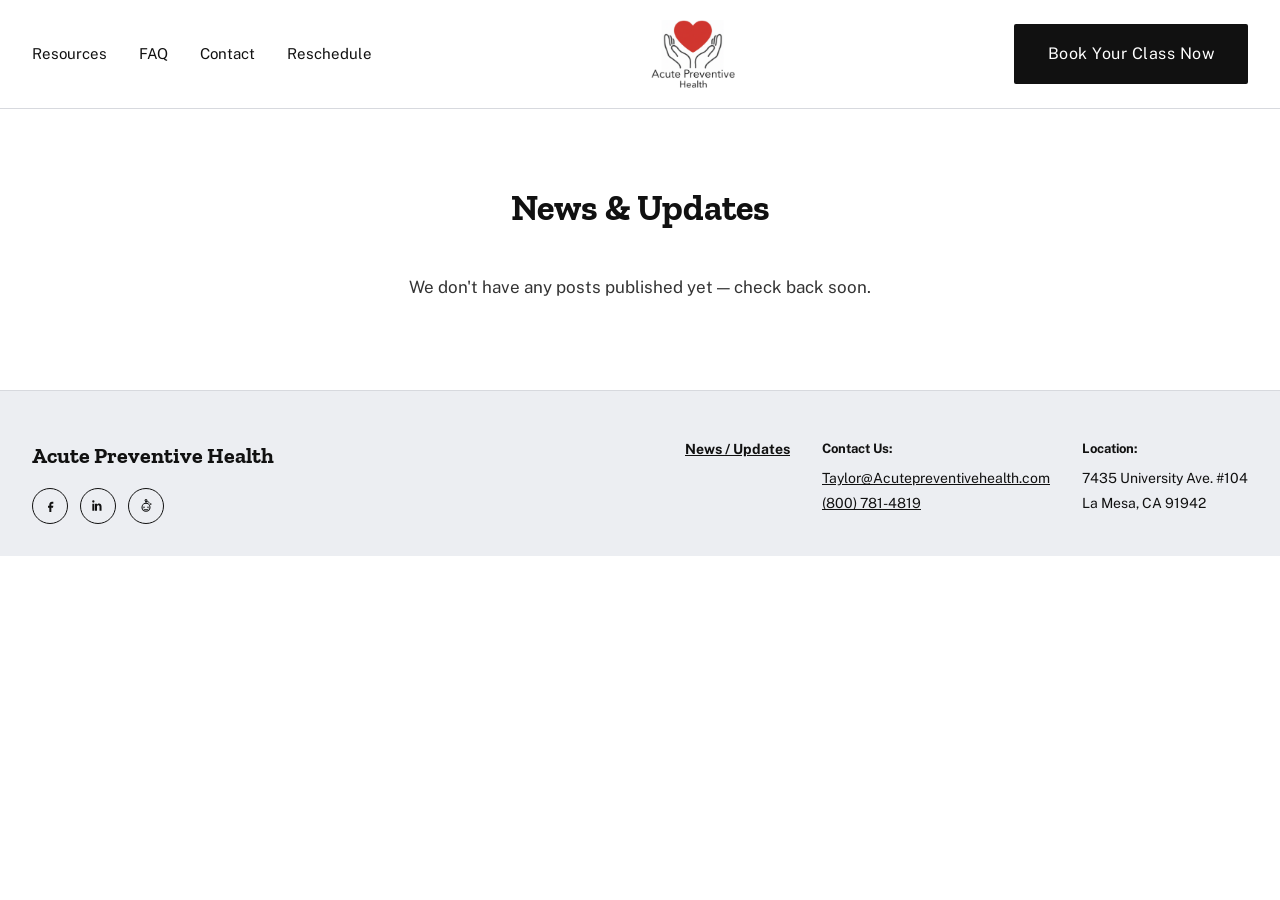
<file: blog.html>
<!DOCTYPE html>
<html lang="en">
<head>
<meta charset="UTF-8">
<meta name="viewport" content="width=device-width, initial-scale=1.0">
<title>News &amp; Updates | Acute Preventive Health</title>
<meta name="description" content="News and updates from Acute Preventive Health.">
<link rel="preconnect" href="https://fonts.googleapis.com">
<link rel="preconnect" href="https://fonts.gstatic.com" crossorigin>
<link href="https://fonts.googleapis.com/css2?family=Zilla+Slab:wght@400;600;700&family=Public+Sans:wght@400;500;600;700&display=swap" rel="stylesheet">
<link rel="stylesheet" href="styles.css">
</head>
<body>

<header class="site-header">
  <div class="container">
    <nav aria-label="Primary">
      <ul class="nav-links">
        <li><a href="resources.html">Resources</a></li>
        <li><a href="faq.html">FAQ</a></li>
        <li><a href="contact.html">Contact</a></li>
        <li><a href="reschedule.html">Reschedule</a></li>
      </ul>
    </nav>
    <a href="index.html" class="brand">
      <img class="brand-mark" src="assets/logo.webp" alt="Acute Preventive Health logo">
    </a>
    <a href="index.html#book" class="btn">Book Your Class Now</a>
  </div>
</header>

<main class="page-body">
  <div class="container" style="max-width: 820px;">
    <h1>News &amp; Updates</h1>
    <div id="post-list" style="text-align:center; font-size:17px; color:#333;">
      Loading posts&hellip;
    </div>
  </div>
</main>

<footer class="site-footer" id="footer-placeholder"></footer>

<script src="footer.js"></script>
<script src="script.js"></script>

<!--
  Sanity blog feed — swap in your real project ID and dataset below
  (find both in sanity.io/manage). No build step required: this
  hits Sanity's public CDN API directly from the static page.
-->
<script>
(function () {
  var SANITY_PROJECT_ID = 'YOUR_PROJECT_ID';
  var SANITY_DATASET = 'production';

  var query = encodeURIComponent(
    '*[_type == "post"] | order(publishedAt desc){title, slug, publishedAt, excerpt, "coverImageUrl": coverImage.asset->url}'
  );
  var url = 'https://' + SANITY_PROJECT_ID + '.apicdn.sanity.io/v2024-01-01/data/query/' + SANITY_DATASET + '?query=' + query;

  var listEl = document.getElementById('post-list');

  if (SANITY_PROJECT_ID === 'YOUR_PROJECT_ID') {
    listEl.innerHTML = '<p>We don\'t have any posts published yet &mdash; check back soon.</p>';
    return;
  }

  fetch(url)
    .then(function (res) { return res.json(); })
    .then(function (data) {
      var posts = data.result || [];
      if (!posts.length) {
        listEl.innerHTML = '<p>We don\'t have any posts published yet &mdash; check back soon.</p>';
        return;
      }
      listEl.style.textAlign = 'left';
      listEl.innerHTML = posts.map(function (post) {
        var date = post.publishedAt
          ? new Date(post.publishedAt).toLocaleDateString('en-US', { year: 'numeric', month: 'long', day: 'numeric' })
          : '';
        return (
          '<article style="padding:24px 0; border-bottom:1px solid var(--line);">' +
            (post.coverImageUrl ? '<img src="' + post.coverImageUrl + '?w=800&auto=format" alt="" style="width:100%; border-radius:6px; margin-bottom:16px;">' : '') +
            '<h2 style="font-family:var(--font-display); font-size:24px; margin:0 0 6px;">' + post.title + '</h2>' +
            '<p style="font-size:13px; color:#777; margin:0 0 10px;">' + date + '</p>' +
            '<p style="margin:0;">' + (post.excerpt || '') + '</p>' +
          '</article>'
        );
      }).join('');
    })
    .catch(function () {
      listEl.innerHTML = '<p>Couldn\'t load posts right now &mdash; please check back shortly.</p>';
    });
})();
</script>
</body>
</html>
</file>
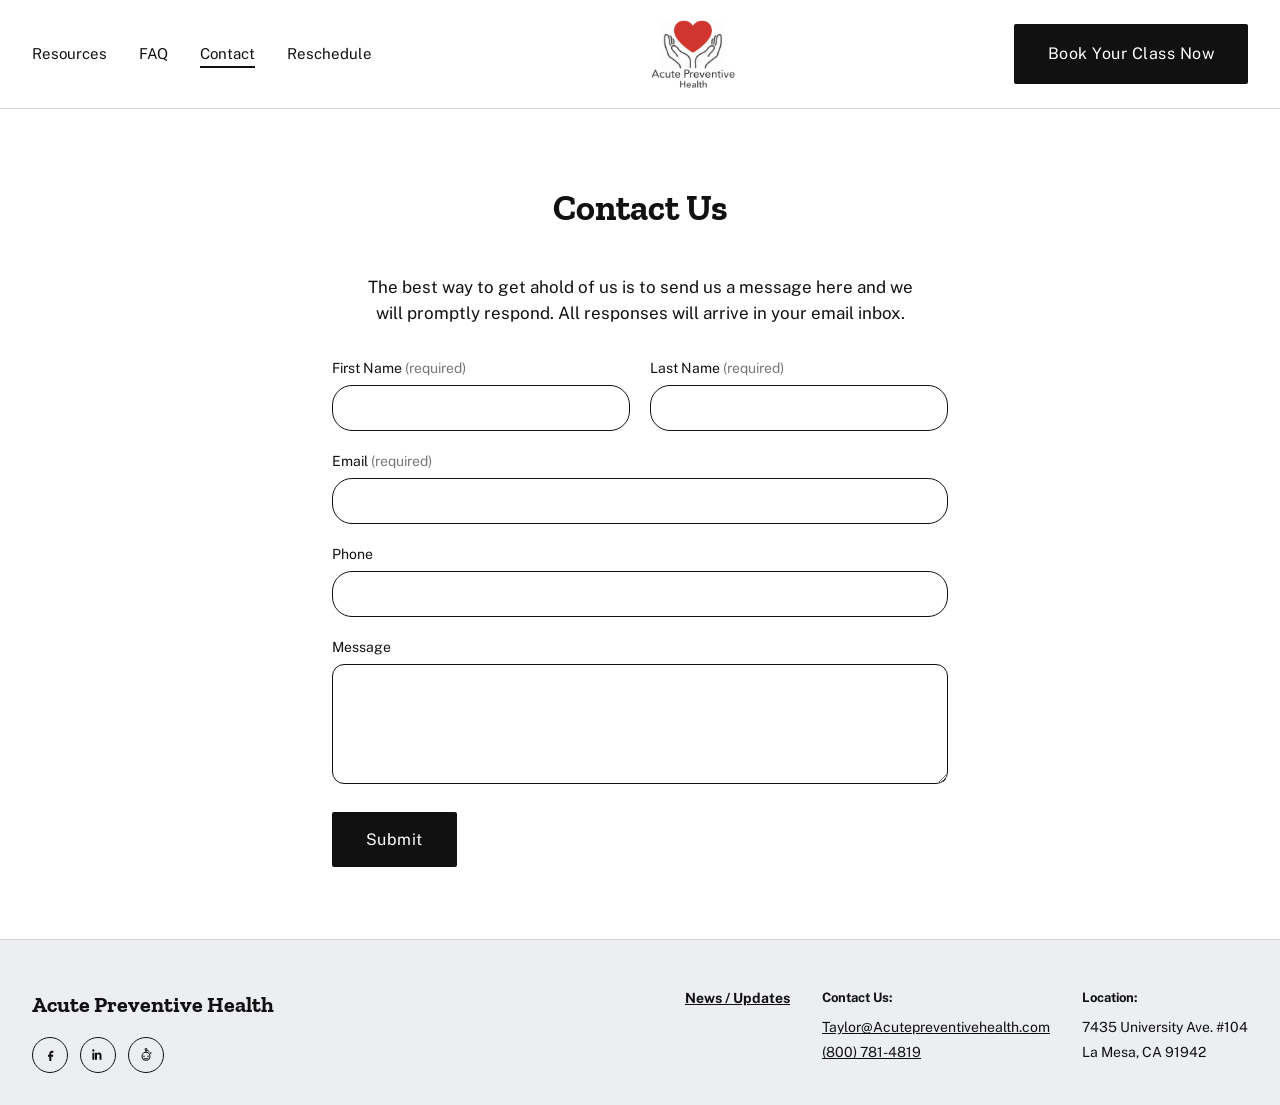
<file: contact.html>
<!DOCTYPE html>
<html lang="en">
<head>
<meta charset="UTF-8">
<meta name="viewport" content="width=device-width, initial-scale=1.0">
<title>Contact Us | Acute Preventive Health</title>
<meta name="description" content="Get in touch with Acute Preventive Health about the CA-EMSA approved Preventive Health and Safety training.">
<link rel="preconnect" href="https://fonts.googleapis.com">
<link rel="preconnect" href="https://fonts.gstatic.com" crossorigin>
<link href="https://fonts.googleapis.com/css2?family=Zilla+Slab:wght@400;600;700&family=Public+Sans:wght@400;500;600;700&display=swap" rel="stylesheet">
<link rel="stylesheet" href="styles.css">
</head>
<body>

<header class="site-header">
  <div class="container">
    <nav aria-label="Primary">
      <ul class="nav-links">
        <li><a href="resources.html">Resources</a></li>
        <li><a href="faq.html">FAQ</a></li>
        <li><a href="contact.html" aria-current="page">Contact</a></li>
        <li><a href="reschedule.html">Reschedule</a></li>
      </ul>
    </nav>
    <a href="index.html" class="brand">
      <img class="brand-mark" src="assets/logo.webp" alt="Acute Preventive Health logo">
    </a>
    <a href="index.html#book" class="btn">Book Your Class Now</a>
  </div>
</header>

<main class="page-body">
  <div class="container contact-wrap">
    <h1>Contact Us</h1>
    <p class="lede">The best way to get ahold of us is to send us a message here and we will promptly respond. All responses will arrive in your email inbox.</p>

    <!--
      Static hosting (GitHub Pages / Vercel) can't process form submissions on its own.
      This form posts to Formspree as a drop-in handler — swap in your own endpoint,
      or wire it to Acuity/your CRM instead. Replace YOUR_FORM_ID below.
    -->
    <form class="form-grid" action="https://formspree.io/f/YOUR_FORM_ID" method="POST">
      <div class="form-row">
        <div class="field">
          <label for="first-name">First Name <span class="req">(required)</span></label>
          <input type="text" id="first-name" name="first_name" required>
        </div>
        <div class="field">
          <label for="last-name">Last Name <span class="req">(required)</span></label>
          <input type="text" id="last-name" name="last_name" required>
        </div>
      </div>

      <div class="field">
        <label for="email">Email <span class="req">(required)</span></label>
        <input type="email" id="email" name="email" required>
      </div>

      <div class="field">
        <label for="phone">Phone</label>
        <input type="tel" id="phone" name="phone">
      </div>

      <div class="field">
        <label for="message">Message</label>
        <textarea id="message" name="message"></textarea>
      </div>

      <div class="form-submit">
        <button type="submit" class="btn">Submit</button>
      </div>
    </form>
  </div>
</main>

<footer class="site-footer" id="footer-placeholder"></footer>

<script src="footer.js"></script>
<script src="script.js"></script>
</body>
</html>
</file>
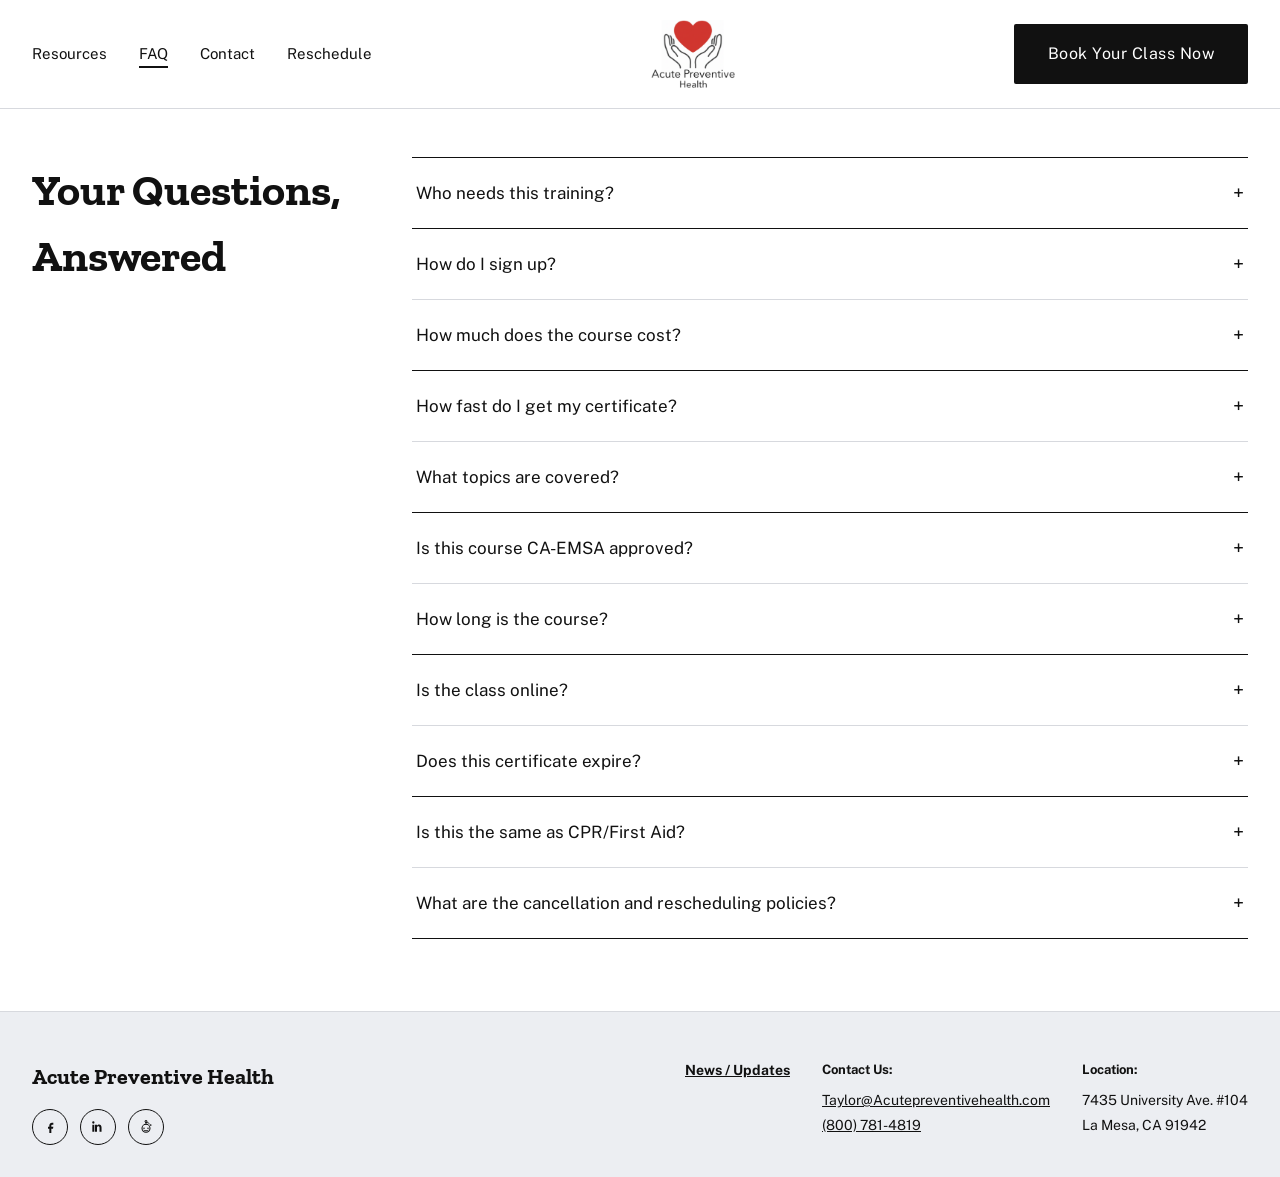
<file: faq.html>
<!DOCTYPE html>
<html lang="en">
<head>
<meta charset="UTF-8">
<meta name="viewport" content="width=device-width, initial-scale=1.0">
<title>FAQ | Acute Preventive Health</title>
<meta name="description" content="Answers to common questions about the CA-EMSA approved Preventive Health and Safety training: cost, sign up, certificate timing, topics covered, and policies.">
<link rel="preconnect" href="https://fonts.googleapis.com">
<link rel="preconnect" href="https://fonts.gstatic.com" crossorigin>
<link href="https://fonts.googleapis.com/css2?family=Zilla+Slab:wght@400;600;700&family=Public+Sans:wght@400;500;600;700&display=swap" rel="stylesheet">
<link rel="stylesheet" href="styles.css">
</head>
<body>

<header class="site-header">
  <div class="container">
    <nav aria-label="Primary">
      <ul class="nav-links">
        <li><a href="resources.html">Resources</a></li>
        <li><a href="faq.html" aria-current="page">FAQ</a></li>
        <li><a href="contact.html">Contact</a></li>
        <li><a href="reschedule.html">Reschedule</a></li>
      </ul>
    </nav>
    <a href="index.html" class="brand">
      <img class="brand-mark" src="assets/logo.webp" alt="Acute Preventive Health logo">
    </a>
    <a href="index.html#book" class="btn">Book Your Class Now</a>
  </div>
</header>

<main class="page-body">
  <div class="container">
    <div class="faq-layout">
      <h1>Your Questions,<br>Answered</h1>

      <div class="faq-list">

        <details class="faq-item">
          <summary class="faq-q">Who needs this training?<span class="icon">+</span></summary>
          <p class="faq-a">Licensed childcare providers in California who need to fulfill the 8-hour Preventive Health and Safety training requirement, including Nutrition and Lead Poisoning Prevention.</p>
        </details>

        <details class="faq-item">
          <summary class="faq-q">How do I sign up?<span class="icon">+</span></summary>
          <p class="faq-a">Pick an available class date from the schedule on the home page and select "Book." You'll complete payment to confirm your spot.</p>
        </details>

        <details class="faq-item">
          <summary class="faq-q">How much does the course cost?<span class="icon">+</span></summary>
          <p class="faq-a">The 8-hour course is $95.00, whether it runs as a single all-day session or split across two shorter sessions.</p>
        </details>

        <details class="faq-item">
          <summary class="faq-q">How fast do I get my certificate?<span class="icon">+</span></summary>
          <p class="faq-a">Certificates are delivered digitally the next business day after you complete the course.</p>
        </details>

        <details class="faq-item">
          <summary class="faq-q">What topics are covered?<span class="icon">+</span></summary>
          <p class="faq-a">Infection control policies and immunization laws, injury prevention, nutrition, lead poisoning prevention, ADA laws for childcare programs, quality care in early childhood education, and cultural awareness in a childcare program.</p>
        </details>

        <details class="faq-item">
          <summary class="faq-q">Is this course CA-EMSA approved?<span class="icon">+</span></summary>
          <p class="faq-a">Yes. This course is CA-EMSA approved and accepted statewide for childcare licensing.</p>
        </details>

        <details class="faq-item">
          <summary class="faq-q">How long is the course?<span class="icon">+</span></summary>
          <p class="faq-a">The course totals 8 hours, offered either as one full-day session or as two 4-hour sessions on consecutive days.</p>
        </details>

        <details class="faq-item">
          <summary class="faq-q">Is the class online?<span class="icon">+</span></summary>
          <p class="faq-a">Yes, all classes are live and held online via Zoom.</p>
        </details>

        <details class="faq-item">
          <summary class="faq-q">Does this certificate expire?<span class="icon">+</span></summary>
          <p class="faq-a">Check with your licensing program analyst for renewal timing, as requirements can vary by program type.</p>
        </details>

        <details class="faq-item">
          <summary class="faq-q">Is this the same as CPR/First Aid?<span class="icon">+</span></summary>
          <p class="faq-a">No. This is a separate Preventive Health and Safety training. CPR and First Aid training is offered separately &mdash; see the Resources page for details.</p>
        </details>

        <details class="faq-item">
          <summary class="faq-q">What are the cancellation and rescheduling policies?<span class="icon">+</span></summary>
          <p class="faq-a">See the full <a href="reschedule.html">Rescheduling and Cancellation Policy</a> page for details on refunds and the one-time discounted reschedule option.</p>
        </details>

      </div>
    </div>
  </div>
</main>

<footer class="site-footer" id="footer-placeholder"></footer>

<script src="footer.js"></script>
<script src="script.js"></script>
</body>
</html>
</file>
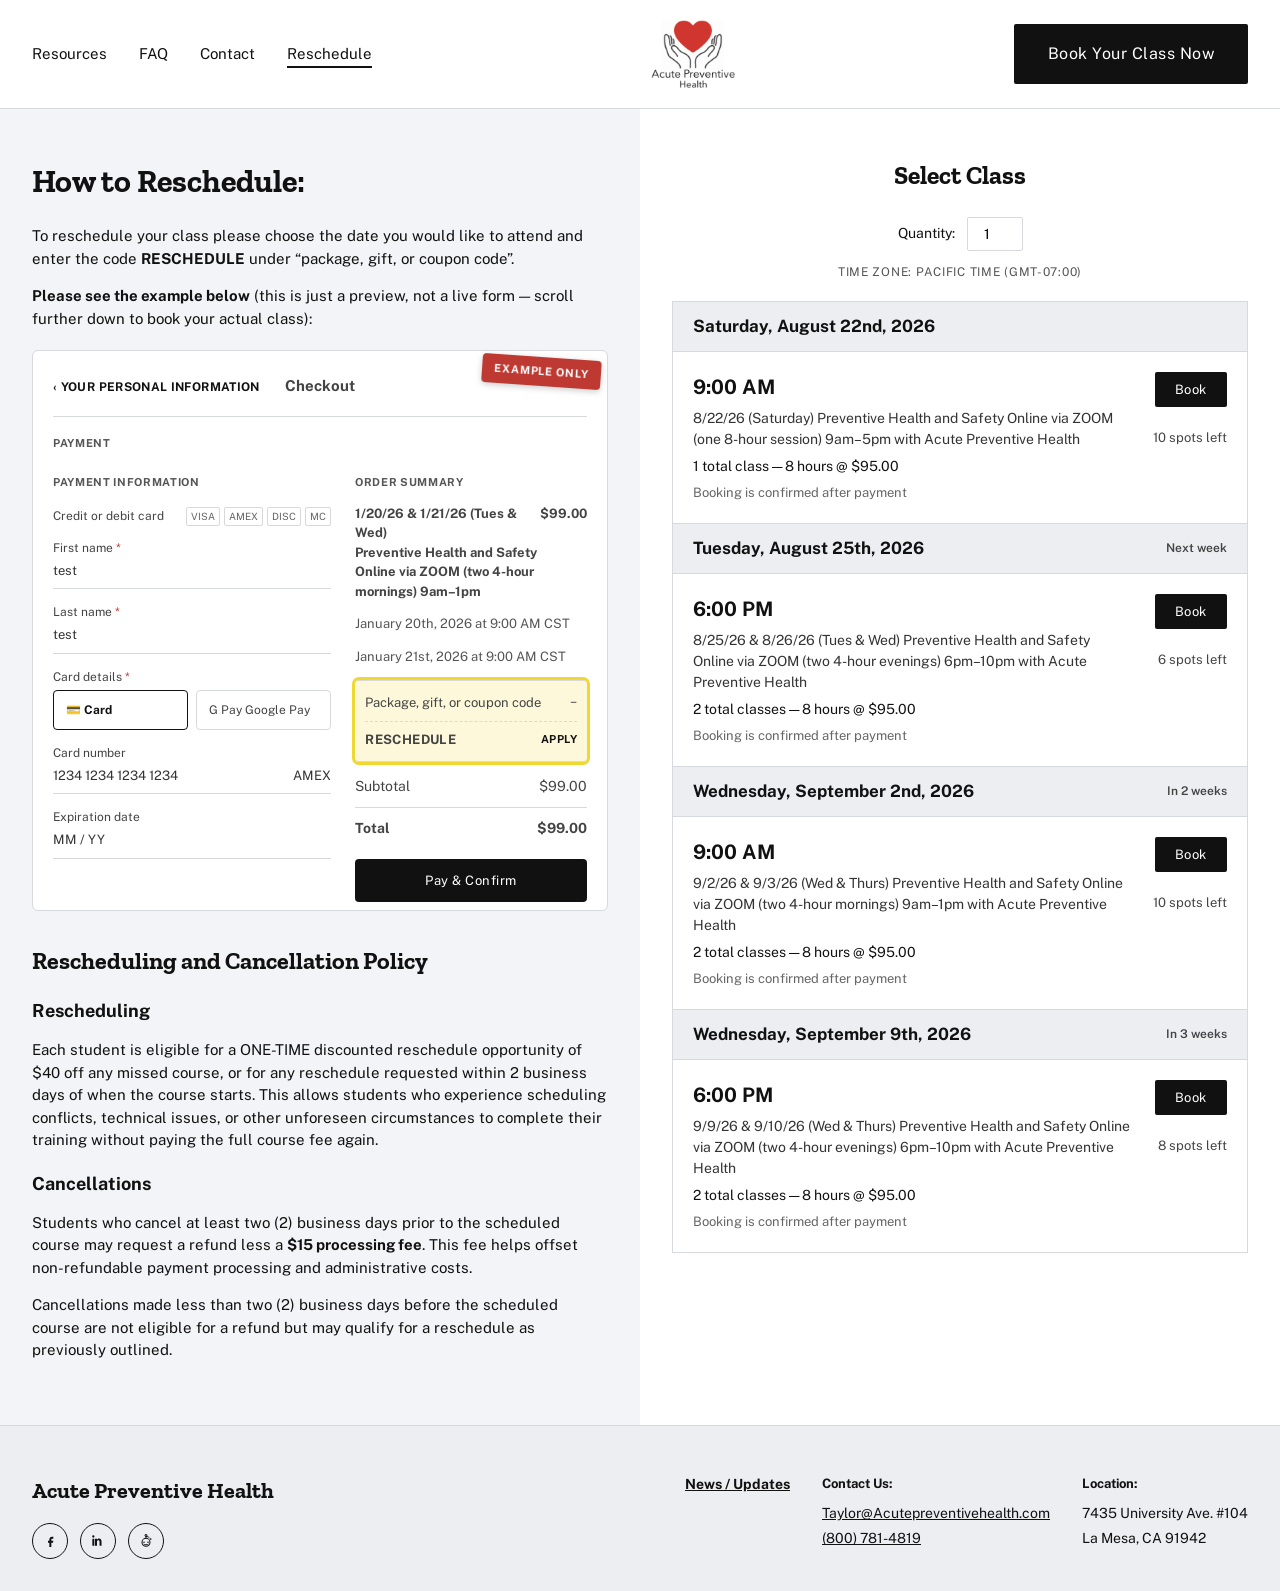
<file: reschedule.html>
<!DOCTYPE html>
<html lang="en">
<head>
<meta charset="UTF-8">
<meta name="viewport" content="width=device-width, initial-scale=1.0">
<title>Reschedule | Acute Preventive Health</title>
<meta name="description" content="How to reschedule your Preventive Health and Safety class, plus our rescheduling and cancellation policy.">
<link rel="preconnect" href="https://fonts.googleapis.com">
<link rel="preconnect" href="https://fonts.gstatic.com" crossorigin>
<link href="https://fonts.googleapis.com/css2?family=Zilla+Slab:wght@400;600;700&family=Public+Sans:wght@400;500;600;700&display=swap" rel="stylesheet">
<link rel="stylesheet" href="styles.css">
</head>
<body>

<header class="site-header">
  <div class="container">
    <nav aria-label="Primary">
      <ul class="nav-links">
        <li><a href="resources.html">Resources</a></li>
        <li><a href="faq.html">FAQ</a></li>
        <li><a href="contact.html">Contact</a></li>
        <li><a href="reschedule.html" aria-current="page">Reschedule</a></li>
      </ul>
    </nav>
    <a href="index.html" class="brand">
      <img class="brand-mark" src="assets/logo.webp" alt="Acute Preventive Health logo">
    </a>
    <a href="index.html#book" class="btn">Book Your Class Now</a>
  </div>
</header>

<main>
  <section class="reschedule-layout">
    <div class="reschedule-info">
      <h1>How to Reschedule:</h1>
      <p>To reschedule your class please choose the date you would like to attend and enter the code <strong>RESCHEDULE</strong> under &ldquo;package, gift, or coupon code&rdquo;.</p>
      <p><strong>Please see the example below</strong> (this is just a preview, not a live form &mdash; scroll further down to book your actual class):</p>

      <div class="reschedule-example">
        <div class="checkout-mock">
          <span class="example-flag">Example only</span>
          <div class="checkout-topbar">
            <span class="checkout-back">&lsaquo; Your Personal Information</span>
            <span class="checkout-title">Checkout</span>
          </div>

          <p class="checkout-section-label">Payment</p>

          <div class="checkout-grid">
            <div>
              <p class="checkout-section-label" style="margin-bottom:16px;">Payment information</p>

              <div class="field-mini">
                <span class="card-icons"><span>VISA</span><span>AMEX</span><span>DISC</span><span>MC</span></span>
                <label>Credit or debit card</label>
              </div>

              <div class="field-mini">
                <label>First name <span class="req">*</span></label>
                <div class="value">test</div>
              </div>

              <div class="field-mini">
                <label>Last name <span class="req">*</span></label>
                <div class="value">test</div>
              </div>

              <div class="field-mini">
                <label>Card details <span class="req">*</span></label>
                <div class="pay-tabs">
                  <div class="pay-tab active">&#128179; Card</div>
                  <div class="pay-tab">G Pay Google Pay</div>
                </div>
              </div>

              <div class="field-mini">
                <label>Card number</label>
                <div class="card-number-value">1234 1234 1234 1234 <span>AMEX</span></div>
              </div>

              <div class="field-mini">
                <label>Expiration date</label>
                <div class="value">MM / YY</div>
              </div>
            </div>

            <div>
              <p class="checkout-section-label">Order summary</p>

              <p class="order-line price">
                <span>1/20/26 &amp; 1/21/26 (Tues &amp; Wed)<br>Preventive Health and Safety Online via ZOOM (two 4-hour mornings) 9am&ndash;1pm</span>
                <span>$99.00</span>
              </p>
              <p class="order-line date">January 20th, 2026 at 9:00 AM CST</p>
              <p class="order-line date">January 21st, 2026 at 9:00 AM CST</p>

              <div class="coupon-row highlight" style="flex-direction:column; align-items:stretch; gap:8px;">
                <div style="display:flex; justify-content:space-between;">
                  <span>Package, gift, or coupon code</span>
                  <span>&minus;</span>
                </div>
                <div class="coupon-code-row" style="border-top:1px dashed var(--line); padding-top:8px; margin-top:0;">
                  <span class="code">RESCHEDULE</span>
                  <span class="apply">APPLY</span>
                </div>
              </div>

              <div class="totals-row">
                <span>Subtotal</span>
                <span>$99.00</span>
              </div>
              <div class="totals-row total">
                <span>Total</span>
                <span>$99.00</span>
              </div>

              <button type="button" class="pay-btn">Pay &amp; Confirm</button>
            </div>
          </div>
        </div>
      </div>

      <h2>Rescheduling and Cancellation Policy</h2>

      <h3>Rescheduling</h3>
      <p>Each student is eligible for a ONE-TIME discounted reschedule opportunity of $40 off any missed course, or for any reschedule requested within 2 business days of when the course starts. This allows students who experience scheduling conflicts, technical issues, or other unforeseen circumstances to complete their training without paying the full course fee again.</p>

      <h3>Cancellations</h3>
      <p>Students who cancel at least two (2) business days prior to the scheduled course may request a refund less a <strong>$15 processing fee</strong>. This fee helps offset non-refundable payment processing and administrative costs.</p>
      <p>Cancellations made less than two (2) business days before the scheduled course are not eligible for a refund but may qualify for a reschedule as previously outlined.</p>
    </div>

    <div class="booking-main">
      <h2>Select Class</h2>
      <div class="qty-row">
        <label for="qty">Quantity:</label>
        <input type="number" id="qty" name="qty" value="1" min="1">
      </div>
      <p class="tz-row">Time Zone: Pacific Time (GMT-07:00)</p>

      <div class="class-list">
        <div class="class-date-header">
          <span>Saturday, August 22nd, 2026</span>
        </div>
        <div class="class-slot">
          <div>
            <p class="time">9:00 AM</p>
            <p class="details">8/22/26 (Saturday) Preventive Health and Safety Online via ZOOM (one 8-hour session) 9am&ndash;5pm with Acute Preventive Health</p>
            <p class="price-line">1 total class &mdash; 8 hours @ $95.00</p>
            <p class="confirm-note">Booking is confirmed after payment</p>
          </div>
          <div class="book-col">
            <button class="book-btn" type="button">Book</button>
            <p class="spots-left">10 spots left</p>
          </div>
        </div>

        <div class="class-date-header">
          <span>Tuesday, August 25th, 2026</span>
          <span class="tag">Next week</span>
        </div>
        <div class="class-slot">
          <div>
            <p class="time">6:00 PM</p>
            <p class="details">8/25/26 &amp; 8/26/26 (Tues &amp; Wed) Preventive Health and Safety Online via ZOOM (two 4-hour evenings) 6pm&ndash;10pm with Acute Preventive Health</p>
            <p class="price-line">2 total classes &mdash; 8 hours @ $95.00</p>
            <p class="confirm-note">Booking is confirmed after payment</p>
          </div>
          <div class="book-col">
            <button class="book-btn" type="button">Book</button>
            <p class="spots-left">6 spots left</p>
          </div>
        </div>

        <div class="class-date-header">
          <span>Wednesday, September 2nd, 2026</span>
          <span class="tag">In 2 weeks</span>
        </div>
        <div class="class-slot">
          <div>
            <p class="time">9:00 AM</p>
            <p class="details">9/2/26 &amp; 9/3/26 (Wed &amp; Thurs) Preventive Health and Safety Online via ZOOM (two 4-hour mornings) 9am&ndash;1pm with Acute Preventive Health</p>
            <p class="price-line">2 total classes &mdash; 8 hours @ $95.00</p>
            <p class="confirm-note">Booking is confirmed after payment</p>
          </div>
          <div class="book-col">
            <button class="book-btn" type="button">Book</button>
            <p class="spots-left">10 spots left</p>
          </div>
        </div>

        <div class="class-date-header">
          <span>Wednesday, September 9th, 2026</span>
          <span class="tag">In 3 weeks</span>
        </div>
        <div class="class-slot">
          <div>
            <p class="time">6:00 PM</p>
            <p class="details">9/9/26 &amp; 9/10/26 (Wed &amp; Thurs) Preventive Health and Safety Online via ZOOM (two 4-hour evenings) 6pm&ndash;10pm with Acute Preventive Health</p>
            <p class="price-line">2 total classes &mdash; 8 hours @ $95.00</p>
            <p class="confirm-note">Booking is confirmed after payment</p>
          </div>
          <div class="book-col">
            <button class="book-btn" type="button">Book</button>
            <p class="spots-left">8 spots left</p>
          </div>
        </div>
      </div>
    </div>
  </section>
</main>

<footer class="site-footer" id="footer-placeholder"></footer>

<script src="footer.js"></script>
<script src="script.js"></script>
</body>
</html>
</file>
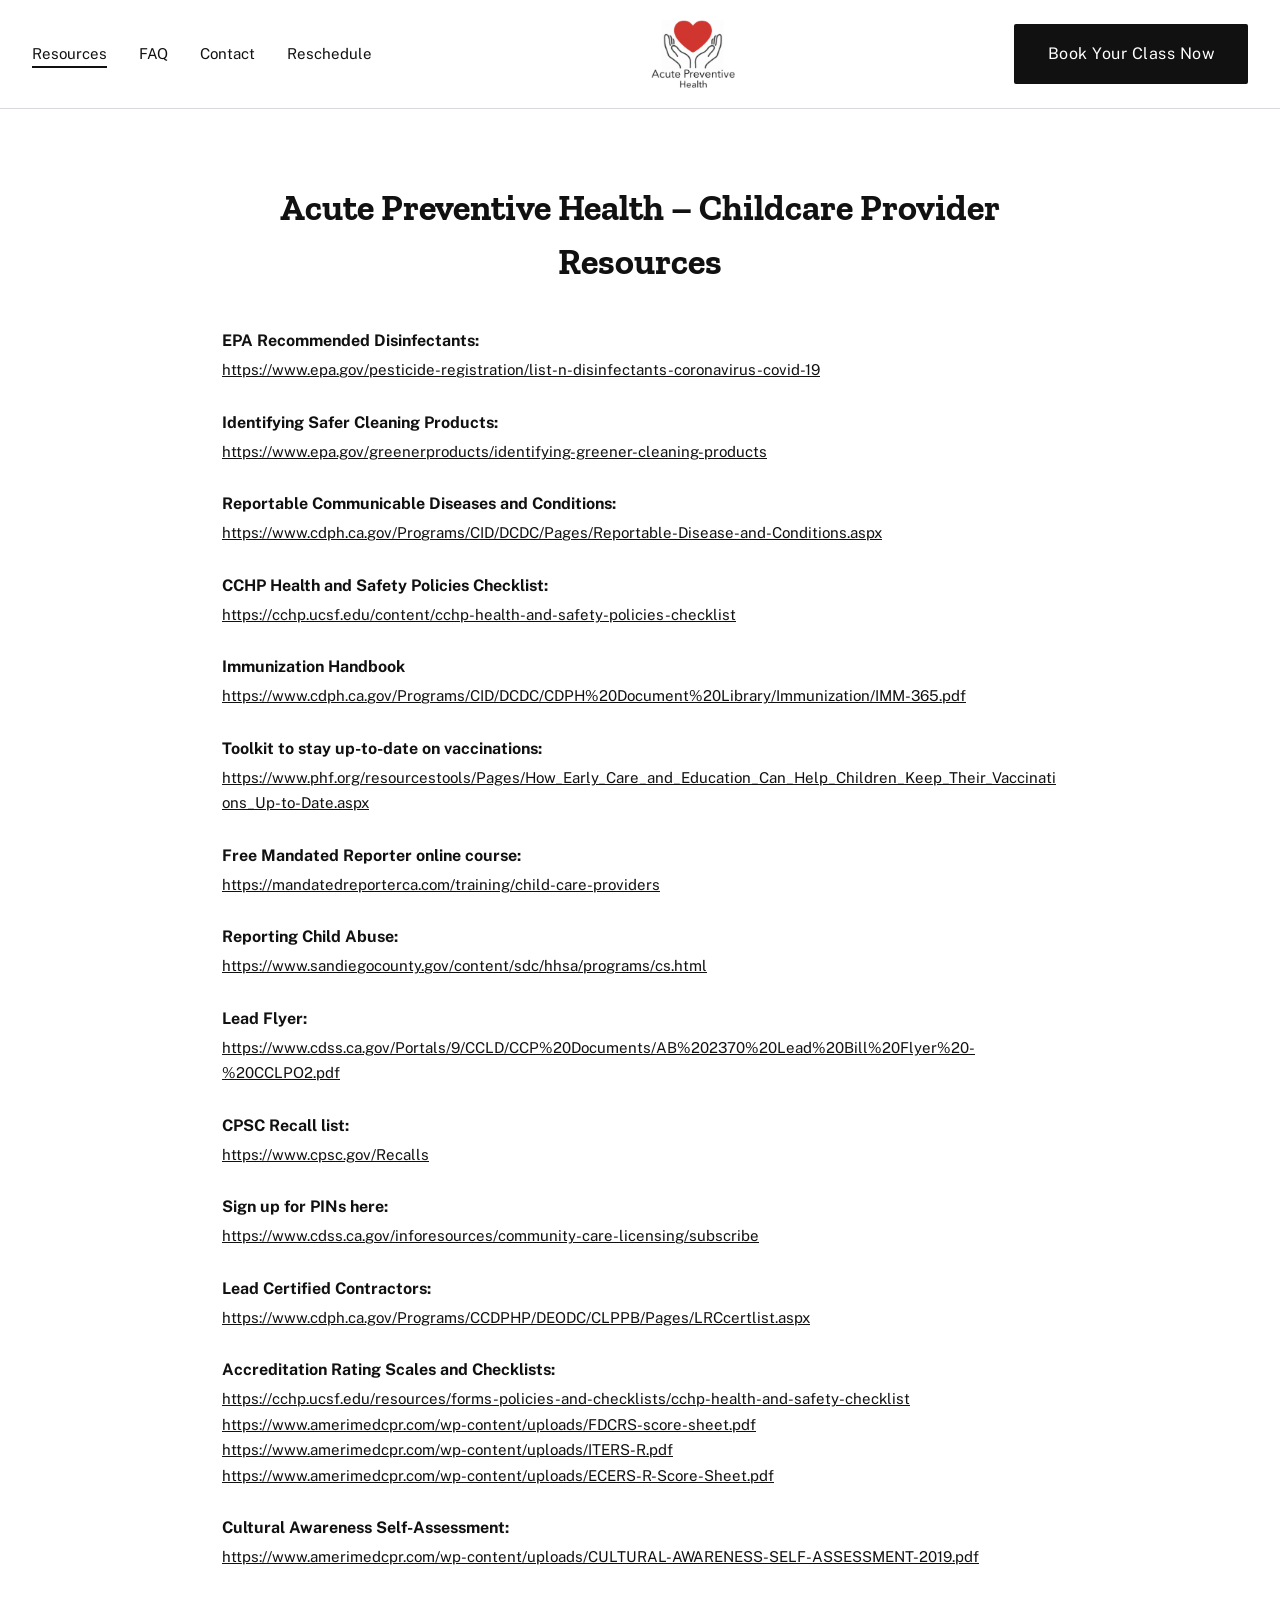
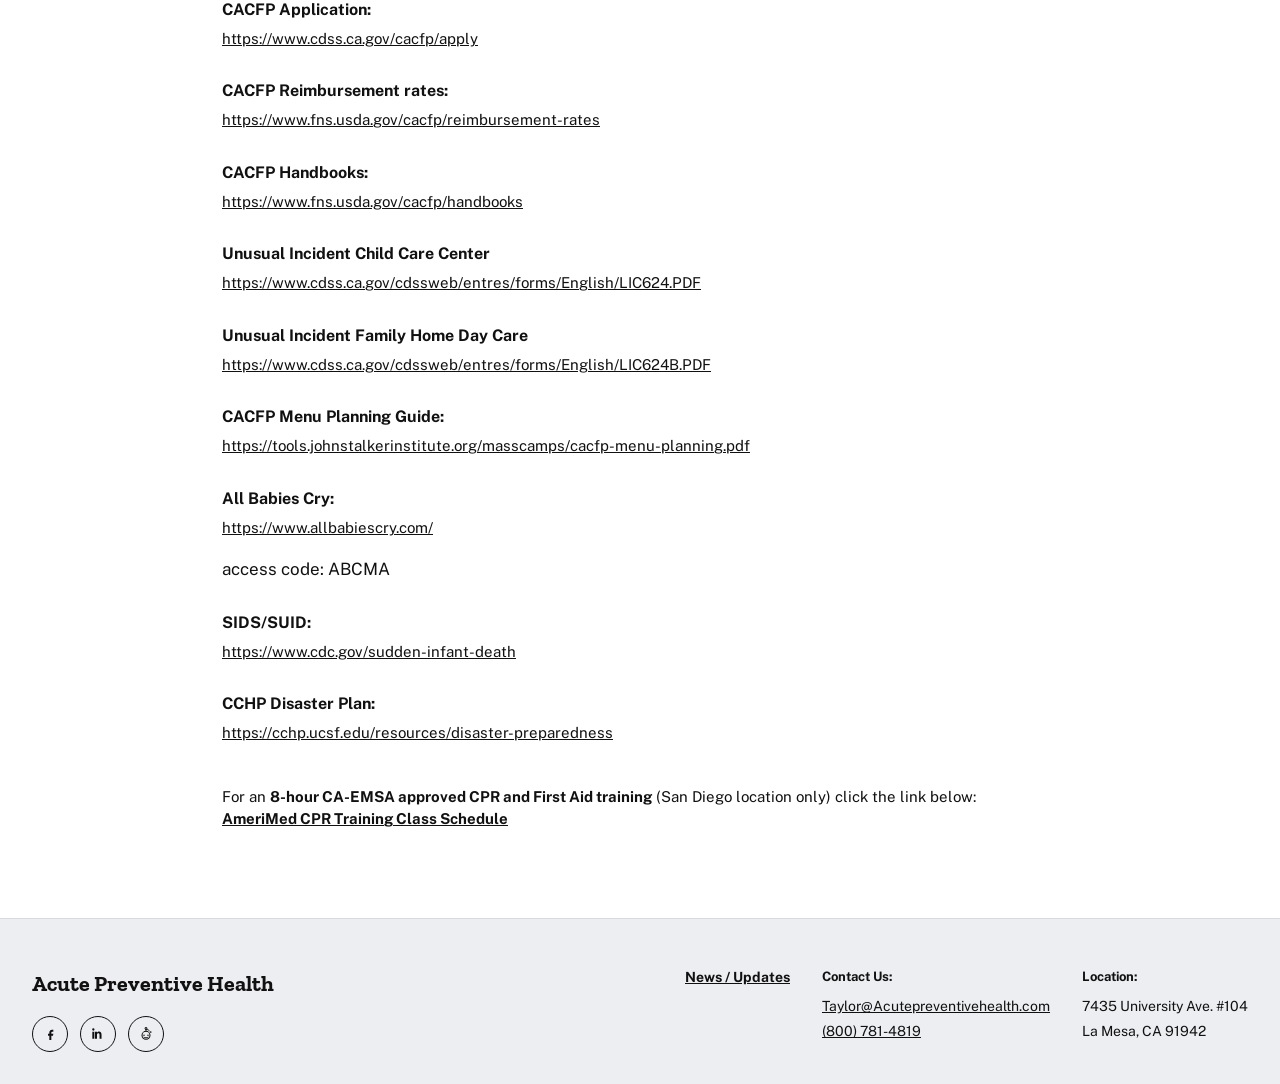
<file: resources.html>
<!DOCTYPE html>
<html lang="en">
<head>
<meta charset="UTF-8">
<meta name="viewport" content="width=device-width, initial-scale=1.0">
<title>Childcare Provider Resources | Acute Preventive Health</title>
<meta name="description" content="Helpful links for California childcare providers: disinfectants, reportable diseases, immunization handbook, CACFP, mandated reporter training, and more.">
<link rel="preconnect" href="https://fonts.googleapis.com">
<link rel="preconnect" href="https://fonts.gstatic.com" crossorigin>
<link href="https://fonts.googleapis.com/css2?family=Zilla+Slab:wght@400;600;700&family=Public+Sans:wght@400;500;600;700&display=swap" rel="stylesheet">
<link rel="stylesheet" href="styles.css">
</head>
<body>

<header class="site-header">
  <div class="container">
    <nav aria-label="Primary">
      <ul class="nav-links">
        <li><a href="resources.html" aria-current="page">Resources</a></li>
        <li><a href="faq.html">FAQ</a></li>
        <li><a href="contact.html">Contact</a></li>
        <li><a href="reschedule.html">Reschedule</a></li>
      </ul>
    </nav>
    <a href="index.html" class="brand">
      <img class="brand-mark" src="assets/logo.webp" alt="Acute Preventive Health logo">
    </a>
    <a href="index.html#book" class="btn">Book Your Class Now</a>
  </div>
</header>

<main class="page-body">
  <div class="container" style="max-width: 900px;">
    <h1>Acute Preventive Health &ndash; Childcare Provider Resources</h1>

    <div class="resource-group">
      <h3>EPA Recommended Disinfectants:</h3>
      <a href="https://www.epa.gov/pesticide-registration/list-n-disinfectants-coronavirus-covid-19" target="_blank" rel="noopener noreferrer">https://www.epa.gov/pesticide-registration/list-n-disinfectants-coronavirus-covid-19</a>
    </div>

    <div class="resource-group">
      <h3>Identifying Safer Cleaning Products:</h3>
      <a href="https://www.epa.gov/greenerproducts/identifying-greener-cleaning-products" target="_blank" rel="noopener noreferrer">https://www.epa.gov/greenerproducts/identifying-greener-cleaning-products</a>
    </div>

    <div class="resource-group">
      <h3>Reportable Communicable Diseases and Conditions:</h3>
      <a href="https://www.cdph.ca.gov/Programs/CID/DCDC/Pages/Reportable-Disease-and-Conditions.aspx" target="_blank" rel="noopener noreferrer">https://www.cdph.ca.gov/Programs/CID/DCDC/Pages/Reportable-Disease-and-Conditions.aspx</a>
    </div>

    <div class="resource-group">
      <h3>CCHP Health and Safety Policies Checklist:</h3>
      <a href="https://cchp.ucsf.edu/content/cchp-health-and-safety-policies-checklist" target="_blank" rel="noopener noreferrer">https://cchp.ucsf.edu/content/cchp-health-and-safety-policies-checklist</a>
    </div>

    <div class="resource-group">
      <h3>Immunization Handbook</h3>
      <a href="https://www.cdph.ca.gov/Programs/CID/DCDC/CDPH%20Document%20Library/Immunization/IMM-365.pdf" target="_blank" rel="noopener noreferrer">https://www.cdph.ca.gov/Programs/CID/DCDC/CDPH%20Document%20Library/Immunization/IMM-365.pdf</a>
    </div>

    <div class="resource-group">
      <h3>Toolkit to stay up-to-date on vaccinations:</h3>
      <a href="https://www.phf.org/resourcestools/Pages/How_Early_Care_and_Education_Can_Help_Children_Keep_Their_Vaccinations_Up-to-Date.aspx" target="_blank" rel="noopener noreferrer">https://www.phf.org/resourcestools/Pages/How_Early_Care_and_Education_Can_Help_Children_Keep_Their_Vaccinations_Up-to-Date.aspx</a>
    </div>

    <div class="resource-group">
      <h3>Free Mandated Reporter online course:</h3>
      <a href="https://mandatedreporterca.com/training/child-care-providers" target="_blank" rel="noopener noreferrer">https://mandatedreporterca.com/training/child-care-providers</a>
    </div>

    <div class="resource-group">
      <h3>Reporting Child Abuse:</h3>
      <a href="https://www.sandiegocounty.gov/content/sdc/hhsa/programs/cs.html" target="_blank" rel="noopener noreferrer">https://www.sandiegocounty.gov/content/sdc/hhsa/programs/cs.html</a>
    </div>

    <div class="resource-group">
      <h3>Lead Flyer:</h3>
      <a href="https://www.cdss.ca.gov/Portals/9/CCLD/CCP%20Documents/AB%202370%20Lead%20Bill%20Flyer%20-%20CCLPO2.pdf?ver=2019-01-03-162722-500" target="_blank" rel="noopener noreferrer">https://www.cdss.ca.gov/Portals/9/CCLD/CCP%20Documents/AB%202370%20Lead%20Bill%20Flyer%20-%20CCLPO2.pdf</a>
    </div>

    <div class="resource-group">
      <h3>CPSC Recall list:</h3>
      <a href="https://www.cpsc.gov/Recalls" target="_blank" rel="noopener noreferrer">https://www.cpsc.gov/Recalls</a>
    </div>

    <div class="resource-group">
      <h3>Sign up for PINs here:</h3>
      <a href="https://www.cdss.ca.gov/inforesources/community-care-licensing/subscribe" target="_blank" rel="noopener noreferrer">https://www.cdss.ca.gov/inforesources/community-care-licensing/subscribe</a>
    </div>

    <div class="resource-group">
      <h3>Lead Certified Contractors:</h3>
      <a href="https://www.cdph.ca.gov/Programs/CCDPHP/DEODC/CLPPB/Pages/LRCcertlist.aspx" target="_blank" rel="noopener noreferrer">https://www.cdph.ca.gov/Programs/CCDPHP/DEODC/CLPPB/Pages/LRCcertlist.aspx</a>
    </div>

    <div class="resource-group">
      <h3>Accreditation Rating Scales and Checklists:</h3>
      <a href="https://cchp.ucsf.edu/resources/forms-policies-and-checklists/cchp-health-and-safety-checklist" target="_blank" rel="noopener noreferrer">https://cchp.ucsf.edu/resources/forms-policies-and-checklists/cchp-health-and-safety-checklist</a><br>
      <a href="https://www.amerimedcpr.com/wp-content/uploads/FDCRS-score-sheet.pdf" target="_blank" rel="noopener noreferrer">https://www.amerimedcpr.com/wp-content/uploads/FDCRS-score-sheet.pdf</a><br>
      <a href="https://www.amerimedcpr.com/wp-content/uploads/ITERS-R.pdf" target="_blank" rel="noopener noreferrer">https://www.amerimedcpr.com/wp-content/uploads/ITERS-R.pdf</a><br>
      <a href="https://www.amerimedcpr.com/wp-content/uploads/ECERS-R-Score-Sheet.pdf" target="_blank" rel="noopener noreferrer">https://www.amerimedcpr.com/wp-content/uploads/ECERS-R-Score-Sheet.pdf</a>
    </div>

    <div class="resource-group">
      <h3>Cultural Awareness Self-Assessment:</h3>
      <a href="https://www.amerimedcpr.com/wp-content/uploads/CULTURAL-AWARENESS-SELF-ASSESSMENT-2019.pdf" target="_blank" rel="noopener noreferrer">https://www.amerimedcpr.com/wp-content/uploads/CULTURAL-AWARENESS-SELF-ASSESSMENT-2019.pdf</a>
    </div>

    <div class="resource-group">
      <h3>CACFP Application:</h3>
      <a href="https://www.cdss.ca.gov/cacfp/apply" target="_blank" rel="noopener noreferrer">https://www.cdss.ca.gov/cacfp/apply</a>
    </div>

    <div class="resource-group">
      <h3>CACFP Reimbursement rates:</h3>
      <a href="https://www.fns.usda.gov/cacfp/reimbursement-rates" target="_blank" rel="noopener noreferrer">https://www.fns.usda.gov/cacfp/reimbursement-rates</a>
    </div>

    <div class="resource-group">
      <h3>CACFP Handbooks:</h3>
      <a href="https://www.fns.usda.gov/cacfp/handbooks" target="_blank" rel="noopener noreferrer">https://www.fns.usda.gov/cacfp/handbooks</a>
    </div>

    <div class="resource-group">
      <h3>Unusual Incident Child Care Center</h3>
      <a href="https://www.cdss.ca.gov/cdssweb/entres/forms/English/LIC624.PDF" target="_blank" rel="noopener noreferrer">https://www.cdss.ca.gov/cdssweb/entres/forms/English/LIC624.PDF</a>
    </div>

    <div class="resource-group">
      <h3>Unusual Incident Family Home Day Care</h3>
      <a href="https://www.cdss.ca.gov/cdssweb/entres/forms/English/LIC624B.PDF" target="_blank" rel="noopener noreferrer">https://www.cdss.ca.gov/cdssweb/entres/forms/English/LIC624B.PDF</a>
    </div>

    <div class="resource-group">
      <h3>CACFP Menu Planning Guide:</h3>
      <a href="https://tools.johnstalkerinstitute.org/masscamps/cacfp-menu-planning.pdf" target="_blank" rel="noopener noreferrer">https://tools.johnstalkerinstitute.org/masscamps/cacfp-menu-planning.pdf</a>
    </div>

    <div class="resource-group">
      <h3>All Babies Cry:</h3>
      <a href="https://www.allbabiescry.com/" target="_blank" rel="noopener noreferrer">https://www.allbabiescry.com/</a>
      <p>access code: ABCMA</p>
    </div>

    <div class="resource-group">
      <h3>SIDS/SUID:</h3>
      <a href="https://www.cdc.gov/sudden-infant-death/?CDC_AAref_Val=https://www.cdc.gov/sids/index.htm" target="_blank" rel="noopener noreferrer">https://www.cdc.gov/sudden-infant-death</a>
    </div>

    <div class="resource-group">
      <h3>CCHP Disaster Plan:</h3>
      <a href="https://cchp.ucsf.edu/resources/disaster-preparedness" target="_blank" rel="noopener noreferrer">https://cchp.ucsf.edu/resources/disaster-preparedness</a>
    </div>

    <p class="resource-note">
      For an <strong>8-hour CA-EMSA approved CPR and First Aid training</strong> (San Diego location only) click the link below:<br>
      <!-- TODO: link to the real AmeriMed class-schedule URL, then add target="_blank" rel="noopener noreferrer" -->
      <a href="#">AmeriMed CPR Training Class Schedule</a>
    </p>
  </div>
</main>

<footer class="site-footer" id="footer-placeholder"></footer>

<script src="footer.js"></script>
<script src="script.js"></script>
</body>
</html>
</file>
<file: styles.css>
/* ===========================================================
   Acute Preventive Health — shared styles
   =========================================================== */

:root {
  --ink: #111111;
  --paper: #ffffff;
  --panel: #eceef2;
  --panel-soft: #f3f4f7;
  --line: #d7d9de;
  --red: #d0342c;
  --focus: #2563eb;
  --radius: 2px;
  --container: 1340px;
  --font-display: 'Zilla Slab', Georgia, 'Times New Roman', serif;
  --font-body: 'Public Sans', -apple-system, BlinkMacSystemFont, 'Segoe UI', Helvetica, Arial, sans-serif;
}

* { box-sizing: border-box; }

html { scroll-behavior: smooth; }

body {
  margin: 0;
  font-family: var(--font-body);
  color: var(--ink);
  background: var(--paper);
  line-height: 1.5;
  font-size: 17px;
  -webkit-font-smoothing: antialiased;
  overflow-x: hidden;
}

a { color: inherit; }

img { max-width: 100%; display: block; }

button, input, textarea, select { font-family: inherit; font-size: inherit; }

a:focus-visible,
button:focus-visible,
input:focus-visible,
textarea:focus-visible {
  outline: 3px solid var(--focus);
  outline-offset: 2px;
}

.container {
  max-width: var(--container);
  margin: 0 auto;
  padding: 0 32px;
}

/* ---------- Header ---------- */

.site-header {
  border-bottom: 1px solid var(--line);
  background: var(--paper);
}

.site-header .container {
  display: flex;
  align-items: center;
  justify-content: space-between;
  gap: 24px;
  padding-top: 20px;
  padding-bottom: 20px;
}

.nav-links {
  display: flex;
  gap: 32px;
  list-style: none;
  margin: 0;
  padding: 0;
  font-size: 15px;
}

.nav-links a {
  text-decoration: none;
  color: var(--ink);
  padding-bottom: 4px;
  border-bottom: 2px solid transparent;
}

.nav-links a:hover,
.nav-links a[aria-current="page"] {
  border-bottom-color: var(--ink);
}

.brand {
  display: flex;
  flex-direction: column;
  align-items: center;
  text-decoration: none;
  color: var(--ink);
  gap: 4px;
}

.brand-mark {
  width: 84px;
  height: auto;
}

.brand-name {
  font-family: var(--font-display);
  font-weight: 600;
  font-size: 15px;
  letter-spacing: 0.02em;
  text-align: center;
  line-height: 1.2;
}

.btn {
  display: inline-block;
  background: var(--ink);
  color: var(--paper);
  text-decoration: none;
  font-size: 16px;
  letter-spacing: 0.03em;
  padding: 18px 34px;
  border: none;
  border-radius: var(--radius);
  cursor: pointer;
  white-space: nowrap;
}

.btn:hover { background: #333; }

@media (max-width: 640px) {
  .brand-mark { width: 70px; }
  .brand-name { font-size: 13px; }
  .btn {
    font-size: 14px;
    padding: 14px 22px;
  }
}

.nav-toggle {
  display: none;
}

/* ---------- Hero / generic page header ---------- */

.hero {
  background: var(--panel-soft);
  padding: 56px 0 64px;
  text-align: center;
}

.hero h1 {
  font-family: var(--font-display);
  font-weight: 700;
  font-size: clamp(30px, 4.6vw, 48px);
  line-height: 1.15;
  max-width: 1100px;
  margin: 0 auto 12px;
}

.hero .subhead {
  font-family: var(--font-display);
  font-weight: 700;
  font-size: clamp(19px, 2.6vw, 26px);
  margin: 0 0 24px;
}

.hero p.lede {
  max-width: 900px;
  margin: 0 auto 28px;
  font-size: 17px;
  color: #2a2a2a;
}

.checklist {
  list-style: none;
  padding: 0;
  margin: 0 auto 32px;
  max-width: 640px;
  text-align: left;
  font-size: 17px;
}

.checklist li {
  margin-bottom: 4px;
  padding-left: 28px;
  position: relative;
}

.checklist li::before {
  content: "\2713";
  position: absolute;
  left: 0;
  font-weight: 700;
}

.hero-cta {
  margin-bottom: 28px;
}

.badge {
  width: 70px;
  height: 70px;
  margin: 0 auto 12px;
  display: block;
}

.trust-line {
  font-size: 14px;
  color: #444;
  margin: 0;
}

/* ---------- Booking section ---------- */

.booking {
  display: grid;
  grid-template-columns: 320px 1fr;
  gap: 0;
}

.booking-side {
  padding: 48px 32px;
  background: var(--panel);
}

.booking-side h2 {
  font-family: var(--font-display);
  font-weight: 700;
  font-size: 34px;
  letter-spacing: -0.01em;
  margin: 0 0 14px;
}

.booking-side ul {
  padding-left: 20px;
  margin: 0 0 20px;
}

.booking-side ul li { margin-bottom: 4px; }

.side-note {
  font-size: 14px;
  color: #333;
  margin-bottom: 24px;
}

.side-note a { text-decoration: underline; }

.booking-main {
  padding: 48px 32px;
  background: var(--paper);
}

.booking-main h2 {
  text-align: center;
  font-family: var(--font-display);
  margin-top: 0;
}

.qty-row {
  display: flex;
  align-items: center;
  justify-content: center;
  gap: 12px;
  margin-bottom: 8px;
  font-size: 14px;
}

.qty-row input {
  width: 56px;
  padding: 8px;
  border: 1px solid var(--line);
  border-radius: var(--radius);
  text-align: center;
}

.tz-row {
  text-align: center;
  font-size: 12px;
  letter-spacing: 0.06em;
  text-transform: uppercase;
  color: #555;
  margin-bottom: 20px;
}

.class-list {
  border: 1px solid var(--line);
}

.class-date-header {
  display: flex;
  justify-content: space-between;
  align-items: center;
  background: var(--panel);
  padding: 12px 20px;
  font-weight: 700;
  border-top: 1px solid var(--line);
}

.class-date-header:first-child { border-top: none; }

.class-date-header .tag {
  font-size: 12px;
  font-weight: 600;
  color: #444;
  text-transform: none;
}

.class-slot {
  display: flex;
  justify-content: space-between;
  gap: 24px;
  padding: 20px;
  border-top: 1px solid var(--line);
}

.class-slot .time {
  font-size: 20px;
  font-weight: 700;
  margin: 0 0 6px;
}

.class-slot .details {
  font-size: 14px;
  color: #333;
  margin: 0 0 6px;
}

.class-slot .price-line {
  font-size: 14px;
  margin: 0 0 6px;
}

.class-slot .confirm-note {
  font-size: 13px;
  color: #666;
  margin: 0;
}

.class-slot .book-col {
  text-align: right;
  flex-shrink: 0;
}

.book-btn {
  background: var(--ink);
  color: var(--paper);
  border: none;
  font-size: 13px;
  letter-spacing: 0.04em;
  padding: 10px 20px;
  border-radius: var(--radius);
  cursor: pointer;
  margin-bottom: 8px;
}

.book-btn:hover { background: #333; }

.spots-left {
  font-size: 13px;
  color: #444;
}

.refund-note {
  padding: 40px 32px;
  background: var(--panel-soft);
  font-size: 15px;
  border-top: 1px solid var(--line);
}

.refund-note strong { font-weight: 700; }

/* ---------- Generic content sections ---------- */

.page-body {
  padding: 48px 0 72px;
}

.page-body h1 {
  font-family: var(--font-display);
  font-size: clamp(26px, 4vw, 36px);
  text-align: center;
  margin-bottom: 40px;
}

.resource-group + .resource-group { margin-top: 28px; }

.resource-group h3 {
  font-size: 16px;
  margin: 0 0 4px;
}

.resource-group a {
  word-break: break-word;
  text-decoration: underline;
  font-size: 15px;
}

.resource-note {
  margin-top: 40px;
  font-size: 15px;
}

.resource-note a { text-decoration: underline; font-weight: 700; }

/* ---------- FAQ ---------- */

.faq-layout {
  display: grid;
  grid-template-columns: 340px 1fr;
  gap: 40px;
  align-items: start;
}

.faq-layout h1 {
  text-align: left;
  font-size: clamp(30px, 4vw, 44px);
  margin: 0;
}

.faq-list {
  border-top: 1px solid var(--ink);
}

.faq-item {
  border-bottom: 1px solid var(--line);
}

.faq-item:nth-child(odd) {
  border-bottom-color: var(--ink);
}

.faq-q {
  width: 100%;
  display: flex;
  justify-content: space-between;
  align-items: center;
  background: none;
  border: none;
  text-align: left;
  padding: 20px 4px;
  font-size: 17px;
  cursor: pointer;
  color: var(--ink);
}

.faq-q .icon {
  font-size: 20px;
  flex-shrink: 0;
  margin-left: 16px;
  transition: transform 0.15s ease;
}

.faq-item[open] .faq-q .icon { transform: rotate(45deg); }

.faq-a {
  padding: 0 4px 20px;
  font-size: 15px;
  color: #333;
  max-width: 640px;
}

/* ---------- Contact ---------- */

.contact-wrap {
  max-width: 680px;
  margin: 0 auto;
  text-align: center;
}

.contact-wrap p.lede {
  max-width: 560px;
  margin: 0 auto 32px;
}

.form-grid {
  text-align: left;
}

.form-row {
  display: grid;
  grid-template-columns: 1fr 1fr;
  gap: 20px;
}

.field { margin-bottom: 20px; }

.field label {
  display: block;
  font-size: 14px;
  margin-bottom: 6px;
}

.field label .req {
  font-weight: 400;
  color: #777;
}

.field input,
.field textarea {
  width: 100%;
  padding: 12px 16px;
  border: 1px solid var(--ink);
  border-radius: 20px;
}

.field textarea {
  border-radius: 12px;
  min-height: 120px;
  resize: vertical;
}

.form-submit {
  margin-top: 8px;
}

/* ---------- Reschedule ---------- */

.reschedule-layout {
  display: grid;
  grid-template-columns: 1fr 1fr;
  gap: 0;
}

.reschedule-info {
  padding: 48px 32px;
  background: var(--panel-soft);
}

.reschedule-info h1 {
  font-family: var(--font-display);
  font-size: clamp(24px, 3vw, 32px);
  text-align: left;
  margin: 0 0 20px;
}

.reschedule-info p { font-size: 15px; }

.reschedule-example {
  border: 1px solid var(--line);
  border-radius: 6px;
  padding: 20px 20px 8px;
  margin: 20px 0 32px;
  background: var(--paper);
  font-size: 13px;
  color: #444;
}

/* Mock checkout card, matching the "package, gift, or coupon code" step */

.checkout-mock {
  background: var(--paper);
  border-radius: 6px;
  position: relative;
  filter: saturate(0.85);
}

.checkout-mock .example-flag {
  position: absolute;
  top: -14px;
  right: -14px;
  background: var(--red);
  color: #fff;
  font-size: 11px;
  font-weight: 700;
  letter-spacing: 0.08em;
  text-transform: uppercase;
  padding: 6px 12px;
  border-radius: 4px;
  transform: rotate(4deg);
  box-shadow: 0 2px 6px rgba(0,0,0,0.2);
  z-index: 2;
}

.checkout-mock * {
  pointer-events: none;
}

.checkout-mock .checkout-topbar {
  display: flex;
  align-items: center;
  justify-content: center;
  position: relative;
  padding: 4px 0 18px;
  border-bottom: 1px solid var(--line);
  margin-bottom: 18px;
}

.checkout-mock .checkout-back {
  position: absolute;
  left: 0;
  font-size: 12px;
  font-weight: 700;
  letter-spacing: 0.03em;
  color: var(--ink);
  text-transform: uppercase;
}

.checkout-mock .checkout-title {
  font-size: 15px;
  font-weight: 700;
}

.checkout-mock .checkout-section-label {
  font-size: 11px;
  font-weight: 700;
  letter-spacing: 0.06em;
  text-transform: uppercase;
  color: #555;
  margin-bottom: 12px;
}

.checkout-mock .checkout-grid {
  display: grid;
  grid-template-columns: 1.2fr 1fr;
  gap: 24px;
}

.checkout-mock .field-mini {
  margin-bottom: 14px;
}

.checkout-mock .field-mini label {
  display: block;
  font-size: 12px;
  margin-bottom: 4px;
}

.checkout-mock .field-mini .req {
  color: var(--red);
}

.checkout-mock .field-mini .value {
  border-bottom: 1px solid var(--line);
  padding-bottom: 8px;
  font-size: 13px;
  color: #333;
}

.checkout-mock .card-icons {
  float: right;
  display: flex;
  gap: 4px;
  font-size: 10px;
}

.checkout-mock .card-icons span {
  border: 1px solid var(--line);
  border-radius: 2px;
  padding: 1px 4px;
  color: #666;
}

.checkout-mock .pay-tabs {
  display: flex;
  gap: 8px;
  margin-bottom: 14px;
}

.checkout-mock .pay-tab {
  flex: 1;
  border: 1px solid var(--line);
  border-radius: 4px;
  padding: 10px 12px;
  font-size: 12px;
  display: flex;
  align-items: center;
  gap: 6px;
}

.checkout-mock .pay-tab.active {
  border-color: var(--ink);
  color: var(--ink);
  font-weight: 700;
}

.checkout-mock .card-number-value {
  display: flex;
  justify-content: space-between;
  align-items: center;
  border-bottom: 1px solid var(--line);
  padding-bottom: 8px;
  font-size: 13px;
  color: #333;
}

.checkout-mock .order-line {
  font-size: 13px;
  margin-bottom: 4px;
}

.checkout-mock .order-line.price {
  display: flex;
  justify-content: space-between;
  font-weight: 700;
  margin-bottom: 10px;
}

.checkout-mock .order-line.date {
  color: #555;
  margin-bottom: 2px;
}

.checkout-mock .coupon-row {
  display: flex;
  justify-content: space-between;
  align-items: center;
  border-top: 1px solid var(--line);
  border-bottom: 1px solid var(--line);
  padding: 12px 0;
  margin: 14px 0;
}

.checkout-mock .coupon-row.highlight {
  background: #fff8d6;
  border-radius: 4px;
  padding: 12px 10px;
  outline: 3px solid #f4d915;
}

.checkout-mock .coupon-code-row {
  display: flex;
  justify-content: space-between;
  align-items: center;
  padding-top: 10px;
  margin-top: 4px;
  border-top: 1px dashed var(--line);
}

.checkout-mock .coupon-code-row .code {
  font-weight: 700;
  letter-spacing: 0.03em;
}

.checkout-mock .coupon-code-row .apply {
  font-size: 11px;
  font-weight: 700;
  letter-spacing: 0.04em;
  color: var(--ink);
}

.checkout-mock .totals-row {
  display: flex;
  justify-content: space-between;
  font-size: 14px;
  margin-bottom: 8px;
}

.checkout-mock .totals-row.total {
  font-weight: 700;
  border-top: 1px solid var(--line);
  padding-top: 10px;
  margin-top: 10px;
}

.checkout-mock .pay-btn {
  width: 100%;
  background: var(--ink);
  color: var(--paper);
  border: none;
  padding: 14px;
  border-radius: 4px;
  font-size: 13px;
  letter-spacing: 0.04em;
  margin-top: 12px;
}

@media (max-width: 640px) {
  .checkout-mock .checkout-grid {
    grid-template-columns: 1fr;
  }
  .checkout-mock .checkout-topbar {
    flex-direction: column;
    align-items: flex-start;
    gap: 8px;
  }
  .checkout-mock .checkout-back {
    position: static;
  }
  .checkout-mock .example-flag {
    top: -10px;
    right: -8px;
    font-size: 10px;
    padding: 5px 10px;
  }
}

.reschedule-info h2 {
  font-family: var(--font-display);
  font-size: 24px;
  margin: 32px 0 4px;
}

.reschedule-info h3 {
  font-size: 18px;
  margin-bottom: 8px;
}

/* ---------- Footer ---------- */

.site-footer {
  background: var(--panel);
  border-top: 1px solid var(--line);
  padding: 48px 0 32px;
}

.footer-grid {
  display: grid;
  grid-template-columns: 1fr auto auto auto;
  gap: 32px;
  align-items: start;
}

.footer-brand {
  font-family: var(--font-display);
  font-size: 22px;
  font-weight: 700;
  margin: 0 0 16px;
}

.social-links {
  display: flex;
  gap: 12px;
}

.social-links a {
  width: 36px;
  height: 36px;
  border: 1px solid var(--ink);
  border-radius: 50%;
  display: flex;
  align-items: center;
  justify-content: center;
  text-decoration: none;
}

.footer-col h4 {
  font-size: 13px;
  font-weight: 700;
  margin: 0 0 10px;
}

.footer-col p, .footer-col a {
  font-size: 14px;
  margin: 0 0 4px;
  text-decoration: none;
}

.footer-col a { text-decoration: underline; }

@media (max-width: 900px) {
  .booking,
  .faq-layout,
  .reschedule-layout {
    grid-template-columns: 1fr;
  }
  /* On mobile, show "Select Class" + the schedule before the Course
     Topics sidebar, so people land on the actionable part first. */
  .booking .booking-main { order: 1; }
  .booking .booking-side { order: 2; }
  .footer-grid {
    grid-template-columns: 1fr 1fr;
  }
  .form-row {
    grid-template-columns: 1fr;
  }
}

@media (max-width: 640px) {
  .site-header .container {
    flex-wrap: wrap;
    justify-content: center;
    text-align: center;
  }
  .nav-links {
    order: 3;
    flex-wrap: wrap;
    justify-content: center;
    width: 100%;
  }
  .class-slot {
    flex-direction: column;
  }
  .class-slot .book-col { text-align: left; }
  .footer-grid {
    grid-template-columns: 1fr;
    text-align: center;
  }
  .social-links { justify-content: center; }
}

@media (prefers-reduced-motion: reduce) {
  html { scroll-behavior: auto; }
  * { transition: none !important; }
}
</file>
